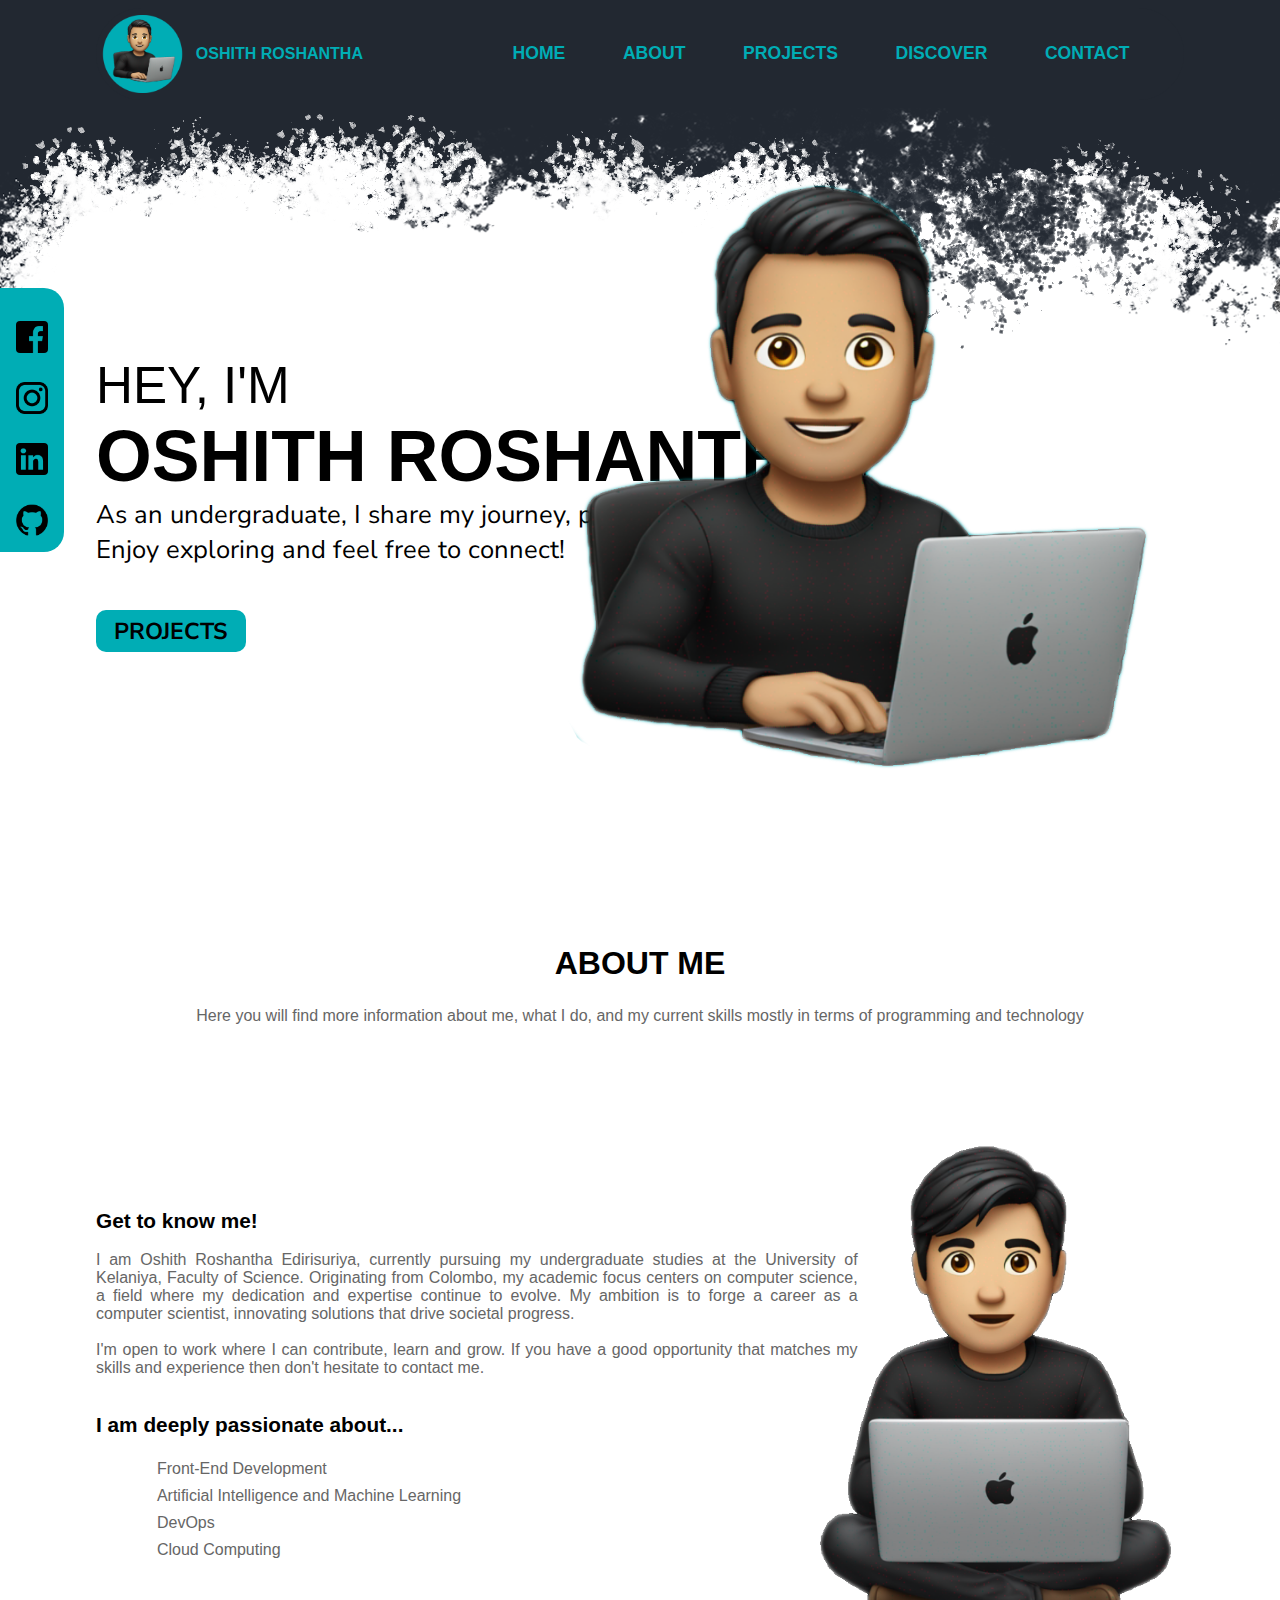
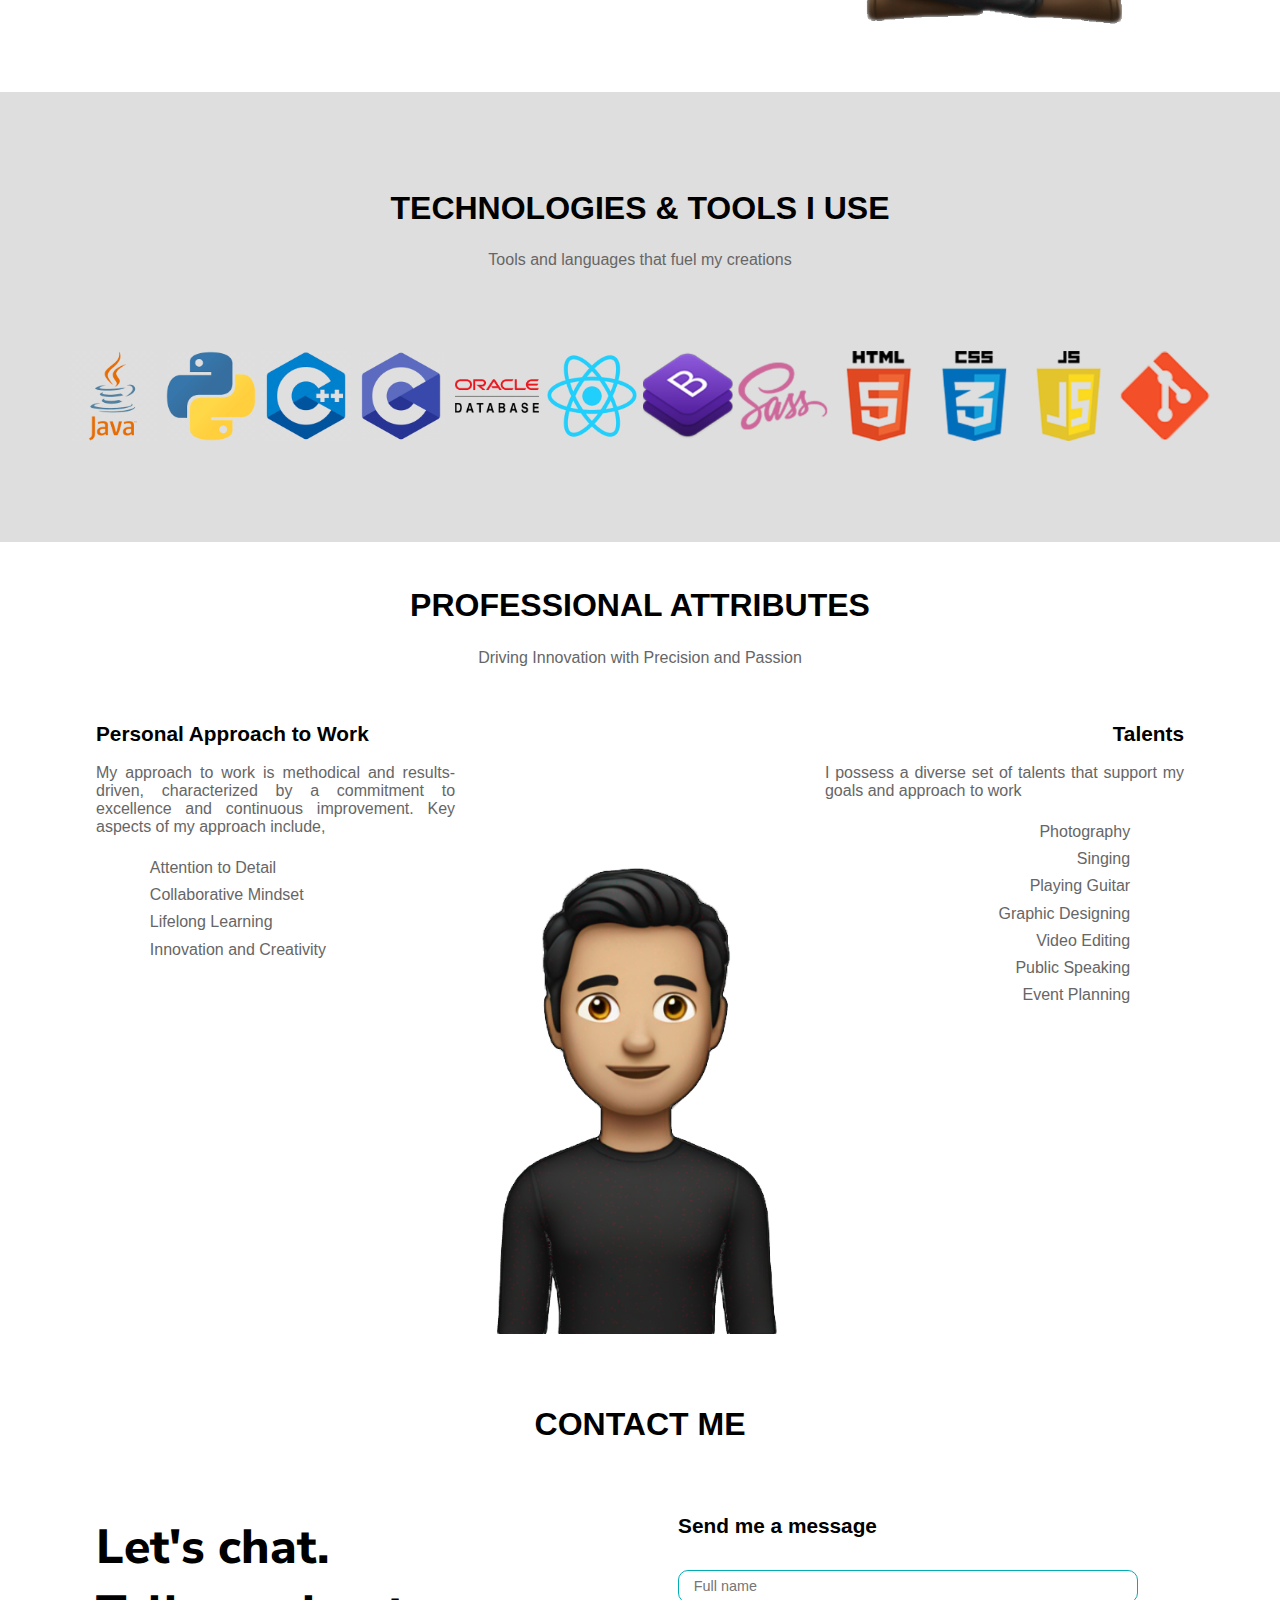
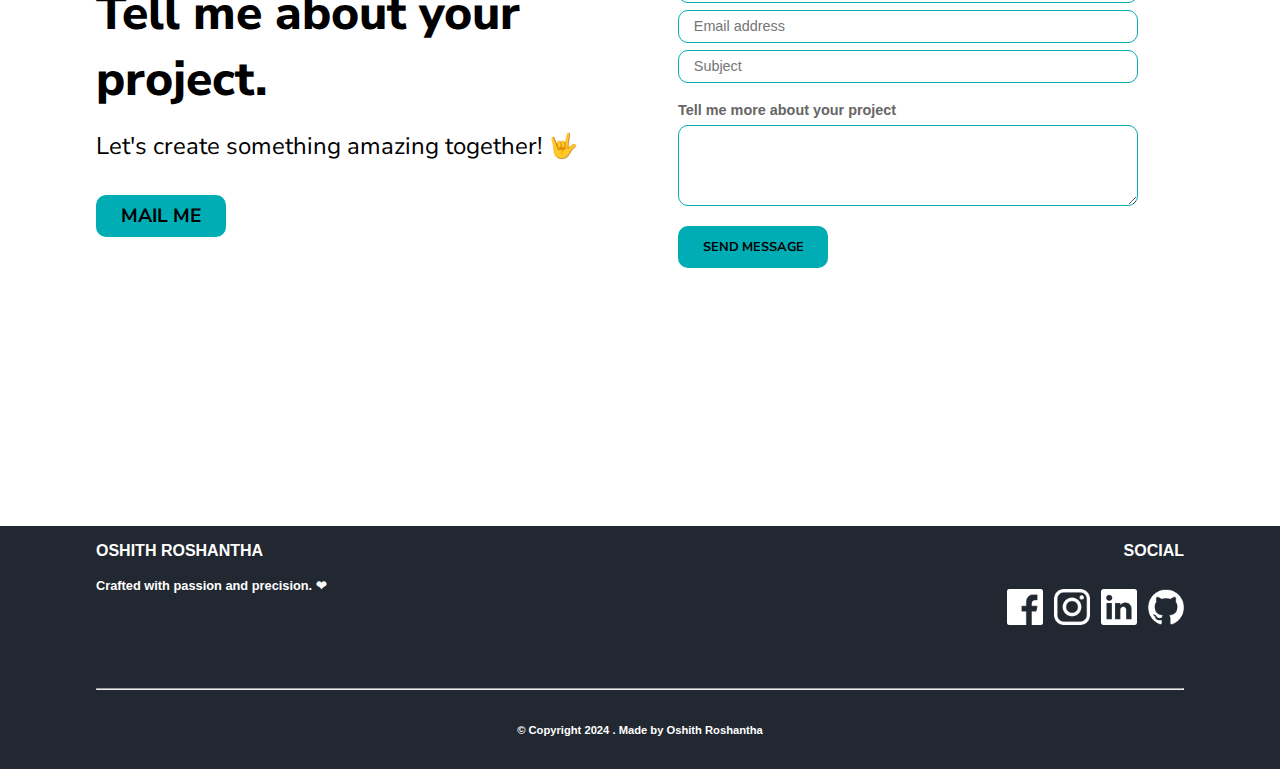
<file: index.html>
<!--
PS/2020/007
EDIRISURIYA O.R
-->
<html>
<head>
    <link rel="preconnect" href="https://fonts.googleapis.com">
    <link rel="preconnect" href="https://fonts.gstatic.com" crossorigin>
    <link href="https://fonts.googleapis.com/css2?family=Nunito+Sans:ital,opsz,wght@0,6..12,200..1000;1,6..12,200..1000&display=swap" rel="stylesheet">
    <link rel="stylesheet" href="./style.css">
    <title>OshithRoshantha - Mindful Thinking, Masterful Coding, Meticulous Designing</title>
    <link rel="icon" href="./Assets/header-img.png" type="image/x-icon">
</head>
<body>
    <div class="masterhead">
        <div class="global-header">
            <div class="header-content">
                <img class="header-img" src="./Assets/header-img.png">
                Oshith Roshantha</div>
            <div class="header-buttons-container">
                <a href="#Home" class="header-button">Home</a>
                <a href="#About" class="header-button">About</a>
                <a href="./Projects.html" class="header-button">Projects</a>
                <a href="#Discover" class="header-button">Discover</a>
                <a href="#Contact" class="header-button">Contact</a>
            </div>
        </div>
    </div>
    <div class="masterhead-hidden"></div>
    <div class="home-container" id="Home">
        <div class="socials-container">
            <a target="_blank" href="https://www.facebook.com/OshithRoshantha"><img href="https://www.facebook.com/OshithRoshantha" class="social-icon" src="./Assets/fb.png"></a>
            <a target="_blank" href="https://www.instagram.com/oshithroshantha"><img class="social-icon" src="./Assets/inster.png"></a>
            <a target="_blank" href="https://www.linkedin.com/in/oshithroshantha2000/"><img class="social-icon" src="./Assets/linkedin.png"></a>
            <a target="_blank" href="https://github.com/OshithRoshantha"><img class="social-icon" src="./Assets/github.png"></a>
        </div>
        <div class="page-container">
            <div class="home-text">
                <div class="home-text-main ">Hey, I'm <span class="animated-text">Oshith Roshantha</span></div>
                <div class="home-text-sub">As an undergraduate, I share my journey, projects, and insights here.<br> Enjoy exploring and feel free to connect!</div>
                <a href="./Projects.html" class="button-1">projects</a>
            </div>
            <img class="main-img" src="./Assets/main-img.png">
        </div>
    </div>
    <div class="about-conatiner" id="About">
        <div class="page-container2">
            <div class="container2-upper">
                <div class="about-text-main">About me</div>
                <div class="about-text-sub">Here you will find more information about me, what I do, and my current skills mostly in terms of programming and technology</div>         
            </div>
            <div class="container2-lower">
                <div class="about-text">  
                    <div class="about-text-main2">Get to know me!</div><br>
                    <div class="about-text-sub2">
                        I am Oshith Roshantha Edirisuriya, currently pursuing my undergraduate studies at the University of Kelaniya, Faculty of Science.
                        Originating from Colombo, my academic focus centers on computer science, a field where my dedication and expertise continue to evolve. 
                        My ambition is to forge a career as a computer scientist, innovating solutions that drive societal progress.<br><br>
                        I'm open to work where I can contribute, learn and grow. 
                        If you have a good opportunity that matches my skills and experience then don't hesitate to contact me.
                    </div><br><br>
                    <div class="about-text-main2">I am deeply passionate about...</div><br>
                    <div class="about-text-sub2">
                        <ul class="about-interests">
                            <li>Front-End Development</li>
                            <li>Artificial Intelligence and Machine Learning</li>
                            <li>DevOps</li>
                            <li>Cloud Computing</li>
                        </ul>
                    </div>
                </div>
                <div class="about-right-space">
                    <img class="about-img" src="./Assets/about-me.png">
                </div>
            </div>      
        </div>
    </div>
    <div class="tech-container">
        <div class="page-container3">
            <div class="tech-text-main">Technologies & tools i use</div>
            <div class="tech-text-sub">Tools and languages that fuel my creations</div><br>
            <div class="tech-icon-container">
                <img class="tech-icon" src="./Assets/java.png">
                <img class="tech-icon" src="./Assets/python.png">
                <img class="tech-icon" src="./Assets/c++.png">
                <img class="tech-icon" src="./Assets/c.png">
                <img class="tech-icon" src="./Assets/dmbs.png">
                <img class="tech-icon" src="./Assets/react.png">
                <img class="tech-icon" src="./Assets/boot.png">
                <img class="tech-icon" src="./Assets/sass.png">
                <img class="tech-icon" src="./Assets/html.png">
                <img class="tech-icon" src="./Assets/css.png">
                <img class="tech-icon" src="./Assets/js.png">
                <img class="tech-icon" src="./Assets/git.png">
            </div>
        </div>
    </div>
    <div class="proff-container" id="Discover">
        <div class="page-container4">
            <div class="container4-upper">
                <div class="proff-text-main">Professional Attributes</div>
                <div class="proff-text-sub">Driving Innovation with Precision and Passion</div>         
            </div>
            <div class="container4-lower">
                <div class="container4-text-1">
                    <div class="proff-text-main2">Personal Approach to Work</div><br>
                    <div class="proff-text-sub2">
                        My approach to work is methodical and results-driven, 
                        characterized by a commitment to excellence and continuous improvement. 
                        Key aspects of my approach include,<br><br>
                        <ul class="proff-approch">
                            <li>Attention to Detail</li>
                            <li>Collaborative Mindset</li>
                            <li>Lifelong Learning </li>
                            <li>Innovation and Creativity</li>
                        </ul>
                    </div>
                </div>
                <div class="container4-img-1">
                    <img class="proff-img" src="./Assets/proffesional-attr.png">
                </div>
                <div class="container4-text-2">
                    <div class="proff-text-main2">Talents</div><br>
                    <div class="proff-text-sub2">I possess a diverse set of talents that support my goals and approach to work<br><br>
                        <ul class="proff-talents">
                            <li>Photography</li>
                            <li>Singing</li>
                            <li>Playing Guitar</li>
                            <li>Graphic Designing</li>
                            <li>Video Editing</li>
                            <li>Public Speaking</li>
                            <li>Event Planning</li>
                        </ul>
                    </div>
                </div>
            </div>
        </div>
    </div>
    <div class="conatct-container" id="Contact">
        <div class="page-container5">
            <div class="container5-upper">
                <div class="contact-text-main">Contact me</div>           
            </div>
            <div class="container5-lower">
                <div class="container5-lower-left">
                    <div class="conatct-lowertext-main">Let's chat.<br>Tell me about your<br> project.</div><br>
                    <div class="contact-lowertext-sub">Let's create something amazing together! 🤟</div>
                    <a href="mailto:oedirisuriya@gmail.com?subject=Collaborate%20on%20an%20Exciting%20New%20Project!" class="button-2">Mail me</a>
                </div>
                <div class="container5-lower-right">
                    <div class="form-container">
                        <div class="form-main-text">Send me a message</div> 
                        <form>
                            <input name="fullname" type="text" placeholder="Full name"><br>
                            <input name="email" type="email" placeholder="Email address"><br>
                            <input name="subject" type="text" placeholder="Subject">
                            <div class="form-text">Tell me more about your project</div>
                            <textarea name="message" rows="4"></textarea>
                            <button type="submit">Send message</button>
                        </form>
                    </div>
                </div>    
            </div>  
        </div>
    </div>
    <div class="global-footer">
        <div class="footer-container">
            <div class="footer-container-top">
                <div class="footer-conatiner-left">
                    <div class="footer-text-main">Oshith Roshantha</div><br>
                    <div class="footer-text-sub">Crafted with passion and precision. &#x2764;</div>
                </div>
                <div class="footer-conatiner-right">
                    <div class="footer-text-main">Social</div><br>
                    <div class="footer-social-container">
                        <a target="_blank" href="https://www.facebook.com/OshithRoshantha"><img class="footer-social-icon" src="./Assets/fb copy.png"></a>
                        <a target="_blank" href="https://www.instagram.com/oshithroshantha"><img class="footer-social-icon" src="./Assets/inster copy.png"></a>
                        <a target="_blank" href="https://www.linkedin.com/in/oshithroshantha2000/"><img class="footer-social-icon" src="./Assets/linkedin copy.png"></a>
                        <a target="_blank" href="https://github.com/OshithRoshantha"><img class="footer-social-icon" src="./Assets/github copy.png"></a>
                    </div>
                </div>
            </div>
            <hr>
            <div class="footer-container-bottom">
                © Copyright 2024 . Made by Oshith Roshantha
            </div>
        </div>
    </div>
</body>
</html>
</file>
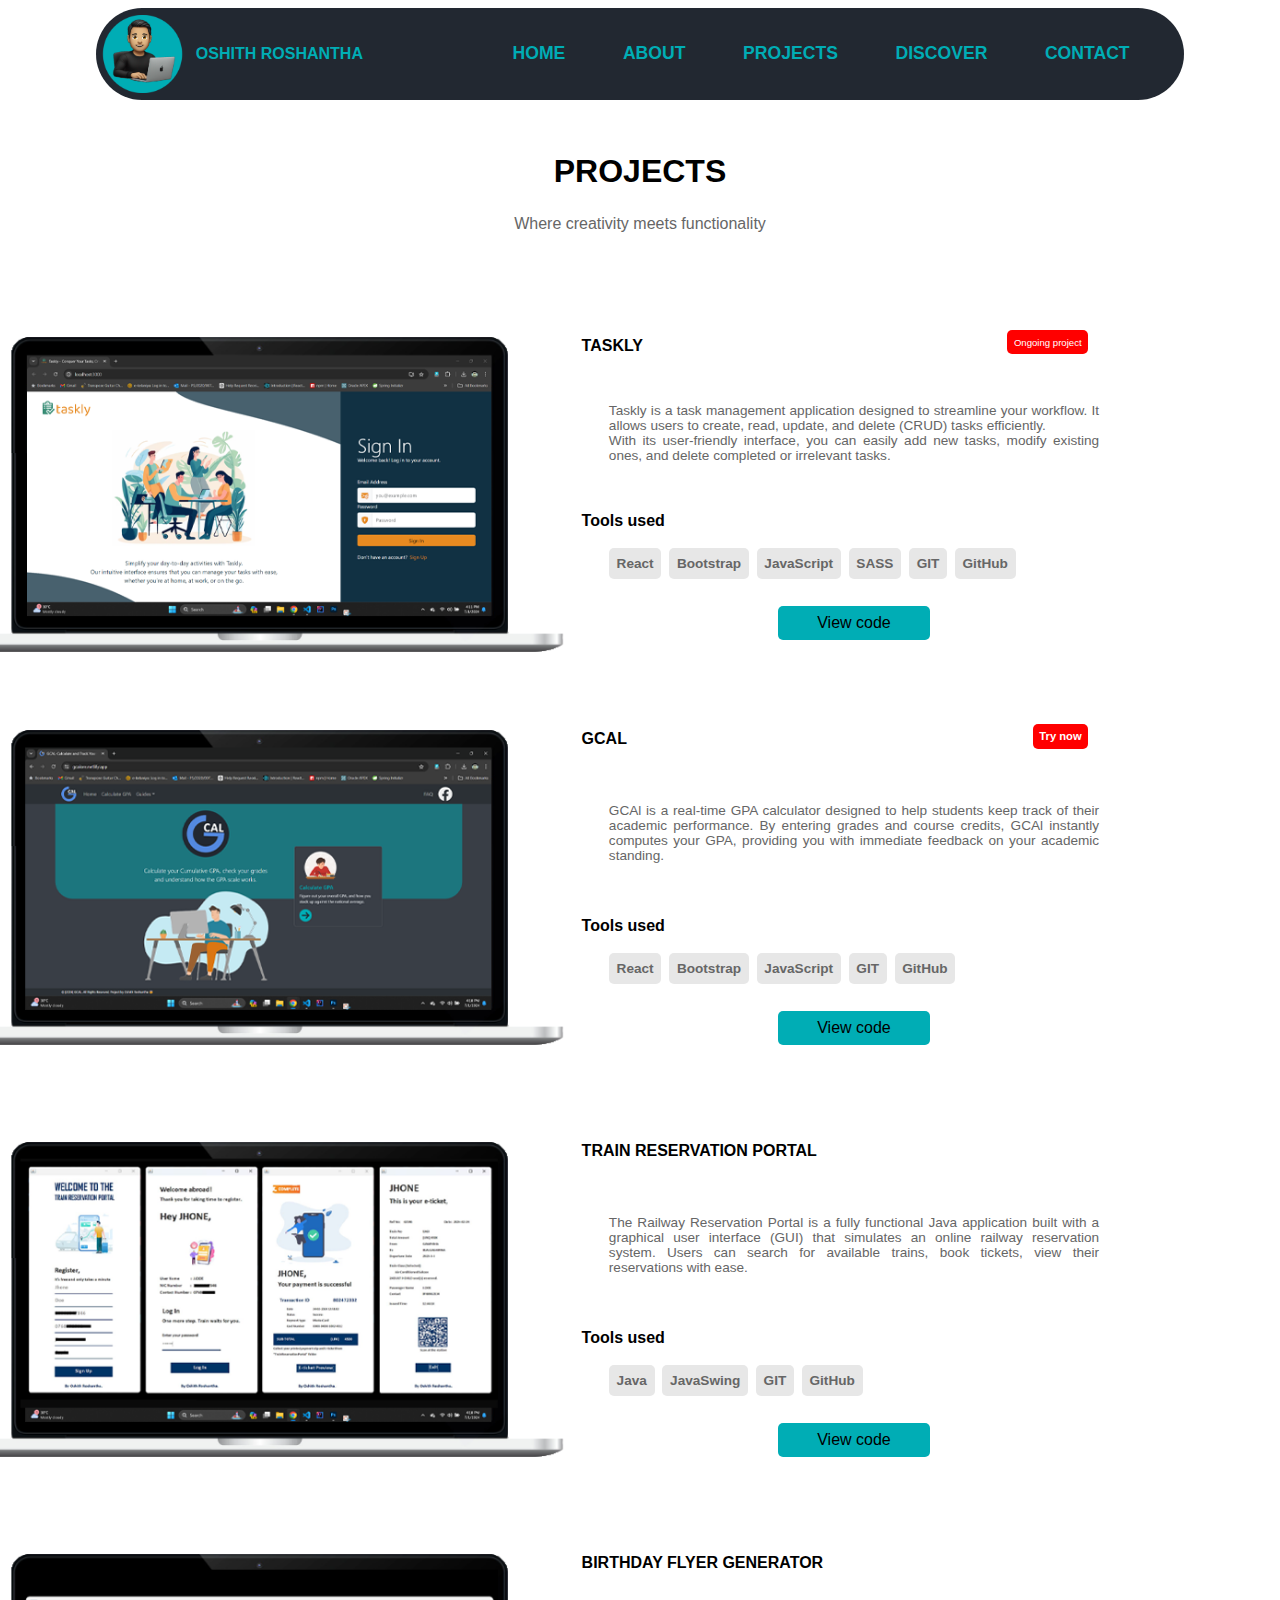
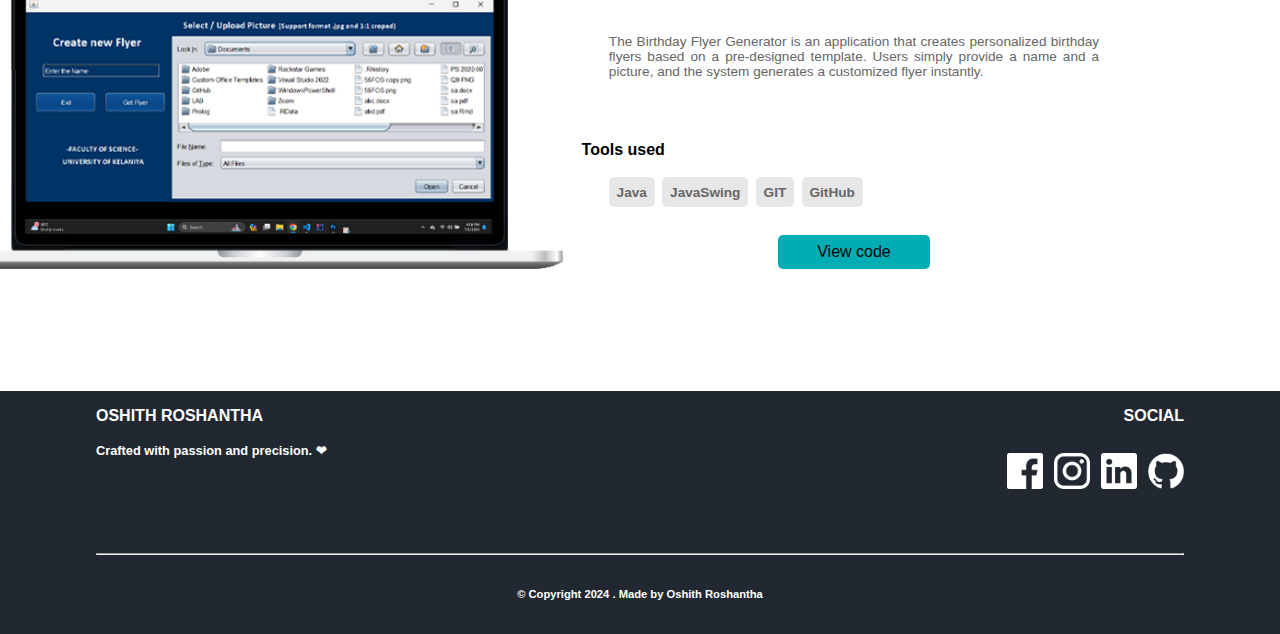
<file: Projects.html>
<!--
PS/2020/007
EDIRISURIYA O.R
-->
<html>
<head>
    <link rel="preconnect" href="https://fonts.googleapis.com">
    <link rel="preconnect" href="https://fonts.gstatic.com" crossorigin>
    <link href="https://fonts.googleapis.com/css2?family=Nunito+Sans:ital,opsz,wght@0,6..12,200..1000;1,6..12,200..1000&display=swap" rel="stylesheet">
    <link rel="stylesheet" href="./style.css">
    <title>OshithRoshantha - Mindful Thinking, Masterful Coding, Meticulous Designing</title>
    <link rel="icon" href="./Assets/header-img.png" type="image/x-icon">
</head>
<body>
    <div class="masterhead">
        <div class="global-header">
            <div class="header-content">
                <img class="header-img" src="./Assets/header-img.png">
                Oshith Roshantha</div>
            <div class="header-buttons-container">
                <a href="./index.html#Home" class="header-button">Home</a>
                <a href="./index.html#About" class="header-button">About</a>
                <a href="./Projects.html" class="header-button">Projects</a>
                <a href="./index.html#Discover" class="header-button">Discover</a>
                <a href="./index.html#Contact" class="header-button">Contact</a>
            </div>
        </div>
    </div>
    <div class="masterhead-hidden masterhead-hidden2"></div>
    <div class="projects-container">
        <div class="page-container6">
            <div class="container6-upper">
                <div class="project-text-main">Projects</div>
                <div class="project-text-sub">Where creativity meets functionality</div>         
            </div>
            <div class="container6-lower">
                <div class="project-card">
                    <div class="currently-working">Ongoing project</div>
                    <div class="card-img">
                        <img class="project-view" src="./Assets/p1.png">
                    </div>
                    <div class="card-description">
                        <span>TASKLY</span>
                        <div class="card-text">
                            Taskly is a task management application designed to streamline your workflow.
                            It allows users to create, read, update, and delete (CRUD) tasks efficiently.
                            <br>With its user-friendly interface, you can easily add new tasks, modify existing ones, 
                            and delete completed or irrelevant tasks. </div>
                        <div class="card-tech"><span>Tools used</span><br><br>
                            <div class="card-tech-container">
                                <div class="tech-card">React</div>
                                <div class="tech-card">Bootstrap</div>
                                <div class="tech-card">JavaScript</div>
                                <div class="tech-card">SASS</div>
                                <div class="tech-card">GIT</div>
                                <div class="tech-card">GitHub</div>
                            </div>
                        </div>
                        <div class="card-btn-container">
                            <a target="_blank" href="https://github.com/OshithRoshantha/taskly-CRUD-app" class="view-code">View code</a>
                        </div>
                    </div>
                </div><br>
                <div class="project-card">
                    <a target="_blank" href="https://gcalore.netlify.app/" class="currently-working try-now">Try now</a>
                    <div class="card-img">
                        <img class="project-view" src="./Assets/p2.png">
                    </div>
                    <div class="card-description">
                        <span>GCAL</span><br>
                        <div class="card-text">
                            GCAl is a real-time GPA calculator designed to help students keep track of their academic performance. 
                            By entering grades and course credits, GCAl instantly computes your GPA, providing you with immediate feedback on your academic standing. 
                             </div>
                        <br><div class="card-tech"><span>Tools used</span><br><br>
                            <div class="card-tech-container">
                                <div class="tech-card">React</div>
                                <div class="tech-card">Bootstrap</div>
                                <div class="tech-card">JavaScript</div>
                                <div class="tech-card">GIT</div>
                                <div class="tech-card">GitHub</div>
                            </div>
                        </div>
                        <div class="card-btn-container">
                            <a target="_blank" href="https://github.com/OshithRoshantha/gcal-react" class="view-code">View code</a>
                        </div>
                    </div>
                </div><br><br>
                <div class="project-card">
                    <div class="card-img">
                        <img class="project-view" src="./Assets/p3.png">
                    </div>
                    <div class="card-description">
                        <span>TRAIN RESERVATION PORTAL</span><br>
                        <div class="card-text">
                            The Railway Reservation Portal is a fully functional Java application built with a graphical user interface (GUI) that simulates an online railway reservation system. 
                            Users can search for available trains, book tickets, view their reservations with ease. 
                            </div>
                            <br><div class="card-tech"><span>Tools used</span><br><br>
                            <div class="card-tech-container">
                                <div class="tech-card">Java</div>
                                <div class="tech-card">JavaSwing</div>
                                <div class="tech-card">GIT</div>
                                <div class="tech-card">GitHub</div>
                            </div>
                        </div>
                        <div class="card-btn-container">
                            <a target="_blank" href="https://github.com/OshithRoshantha/TrainReservationPortal" class="view-code">View code</a>
                        </div>
                    </div>
                </div><br><br>
                <div class="project-card">
                    <div class="card-img">
                        <img class="project-view" src="./Assets/p4.png">
                    </div>
                    <div class="card-description">
                        <span>BIRTHDAY FLYER GENERATOR</span><br>
                        <div class="card-text">
                            The Birthday Flyer Generator is an application that creates personalized birthday flyers based on a pre-designed template. 
                            Users simply provide a name and a picture, and the system generates a customized flyer instantly. 
                            </div>
                            <br><div class="card-tech"><span>Tools used</span><br><br>
                            <div class="card-tech-container">
                                <div class="tech-card">Java</div>
                                <div class="tech-card">JavaSwing</div>
                                <div class="tech-card">GIT</div>
                                <div class="tech-card">GitHub</div>
                            </div>
                        </div>
                        <div class="card-btn-container">
                            <a target="_blank" href="https://github.com/OshithRoshantha/automaticFlyerDesigner" class="view-code">View code</a>
                        </div>
                    </div>
                </div>
        </div>
        </div>
    </div>
    <div class="global-footer">
        <div class="footer-container">
            <div class="footer-container-top">
                <div class="footer-conatiner-left">
                    <div class="footer-text-main">Oshith Roshantha</div><br>
                    <div class="footer-text-sub">Crafted with passion and precision. &#x2764;</div>
                </div>
                <div class="footer-conatiner-right">
                    <div class="footer-text-main">Social</div><br>
                    <div class="footer-social-container">
                        <a target="_blank" href="https://www.facebook.com/OshithRoshantha"><img  class="footer-social-icon" src="./Assets/fb copy.png"></a>
                        <a target="_blank" href="https://www.instagram.com/oshithroshantha"><img class="footer-social-icon" src="./Assets/inster copy.png"></a>
                        <a target="_blank" href="https://www.linkedin.com/in/oshithroshantha2000/"><img class="footer-social-icon" src="./Assets/linkedin copy.png"></a>
                        <a target="_blank" href="https://github.com/OshithRoshantha"><img class="footer-social-icon" src="./Assets/github copy.png"></a>
                    </div>
                </div>
            </div>
            <hr>
            <div class="footer-container-bottom">
                © Copyright 2024 . Made by Oshith Roshantha
            </div>
        </div>
    </div>
</body>
</html>
</file>
<file: style.css>
*{
    padding: 0%;
    margin: 0%;
}
html{
    scroll-behavior: smooth;
}
a{
    text-decoration: none;
    color: #00ADB5;
}
.masterhead{
    width: 100%;
    height: 12vh;
    position: fixed;
    z-index: 9999;
    display: flex;
    justify-content: center;
    align-items: center;
    color: #00ADB5;
}
.masterhead-hidden{
    background-color:#222831;
}
.masterhead-hidden2{
    background-color: transparent;
}
.global-header{
    width: 85%;
    background-color:#222831;
    height: 85%;
    border-radius: 60px;
    display: flex;
}
.header-content,.header-buttons-container{
    height: 100%;
}
.header-content{
    width: 30%;
    font-family: "Roboto", sans-serif;
    text-transform: uppercase;
    font-weight: 600;
    display: flex;
    align-items: center;
    gap: 4%;
    padding-left: 0.5%;
}
.header-img{
    height: 85%;
}
.header-buttons-container{
    width: 70%;
    display: flex;
    justify-content: end;
    align-items: center;
    font-family: "Roboto", sans-serif;
    font-size: 110%;
    gap: 8%;
    padding-right: 5%;
    text-transform: uppercase;
    font-weight: 600;
}
.header-button{
    cursor: pointer;
}
.header-button:hover{
    color: #01f2ff;
}
.socials-container{
    padding: 10px;
    position: absolute;
    left: 0%;
    top: 32%;
    display: flex;
    flex-direction: column;
    border-radius: 0px 20px 20px 0px;
    background-color: #00ADB5;
    animation: slide-in 1s ease-out forwards;
}
@keyframes slide-in {
    from {
        transform: translateX(-100%);
    }
    to {
        transform: translateX(0);
    }
}
.social-icon{
    height: 32px;
    cursor: pointer;
    margin-top: 17px;
    border-radius: 10px;
    padding: 6px;
}
.social-icon:hover{
    background-color: #00dfea;
}
.masterhead-hidden{
    width: 100%;
    height: 12vh; 
}
.global-footer{
    width: 100%;
    height: 27vh;
    display: flex;
    justify-content: center;
    background-color: #222831;
    color: white;
}
.footer-container{
    width: 85%;
    height: 27vh;
    display: flex;
    flex-direction: column;
}
.footer-container-top{
    width: 100%;
    height: 18vh;
    display: flex;;
}
.footer-container-bottom{
    width: 100%;
    height: 9vh;
    display: flex;
    flex-direction: column;
    align-items: center;
    justify-content: center;
    font-family: "Roboto", sans-serif;
    font-size: 70%;
    font-weight: 600;
}
.footer-conatiner-left{
    width: 60%;
    height: 18vh;
    display: flex;
    flex-direction: column;
    padding-top: 1.5%;
}
.footer-conatiner-right{
    width: 40%;
    height:18vh;
    display: flex;
    flex-direction: column;
    align-items: end;
    padding-top: 1.5%;
}
.home-container,.about-conatiner,.tech-container,.proff-container,.conatct-container,.projects-container{
    width: 100%;
    height: 88vh;
    display: flex;
    flex-direction: column;
    align-items: center;
    scroll-margin-top: 12vh;
}
.home-container{
    background-image: url('./Assets/bg.png');
}
.tech-container{
    height: 50vh;
    background-color: #dedede;
}
.projects-container{
    height: auto;
}
.page-container,.page-container2,.page-container3,.page-container4,.page-container5,.page-container6{
    width: 85%;
    height: 88vh;
    display: flex;
    flex-direction: column;
    justify-content: center;
}
.page-container3{
    height: 50vh;
    font-family: "Roboto", sans-serif;
    justify-content: center;
    align-items: center;
    line-height: 330%;
}
.page-container6{
    height: auto;
    width: 95%;
}
.home-text{
    font-size: 320%;
}
.home-text-main{
    font-family: "Roboto", sans-serif;
    text-transform: uppercase;
    font-weight: 500;    
}
.animated-text{
    font-size: 140%;
    font-weight: 700;  
    display: flex;
    overflow: hidden;
    white-space: nowrap;
    animation: typing 3.5s steps(20, end), blink-caret 0.75s step-end infinite;
}
.home-text-sub{
    font-family: "Nunito Sans", sans-serif;
    font-size: 50%;
}
@keyframes typing {
    from {
      width: 0;
    }
    to {
      width: 100%;
    }
}
@keyframes blink-caret {
    from, to {
      border-color: transparent;
    }
    50% {
      border-color: black;
    }
}
button,.button-1,.button-2{
    width: 150px;
    margin-top: 4%;
    padding: 0.5% 0%;
    border-radius: 10px;
    background-color: #00ADB5;
    display: flex;
    justify-content: center;
    font-size: 45%;
    font-weight: 700;
    font-family: "Nunito Sans", sans-serif;
    text-transform: uppercase;
    cursor: pointer;
    color: #000;
}
button:hover,.button-1:hover,.button-2:hover{
    background-color: #00dfea;
}
.button-2{
    padding: 1.5% 0%;
    width: 130px;
    font-size: 120%;
    margin-top: 6%;
}
button{
    padding: 2.5% 0%;
    font-size: 80%;
    font-family: "Nunito Sans", sans-serif;
    text-transform: uppercase;
    border: none;
}
.about-text{
    width: 70%;
    display: flex;
    flex-direction: column;
    justify-content: center;
}
.about-right-space{
    width: 30%;
}
.container2-upper,.container4-upper,.container5-upper,.container6-upper{
    display: flex;
    flex-direction: column;
    justify-content: center;
    align-items: center;
    height: 20vh;
    font-family: "Roboto", sans-serif;
    line-height: 330%;
}
.container2-lower,.container4-lower,.container5-lower{
    height: 68vh;
    display: flex;
    color: #666666;
}
.container5-lower-left,.container5-lower-right{
    height: 68vh;
}
.container6-lower{
    padding: 4% 0% 5% 0%;
    display: flex;
    flex-direction: column;
    align-items: center;
}
.container5-lower-left{
    display: flex;
    flex-direction: column;
    width: 50%;
    justify-content: start;
}
.container5-lower-right{
    width: 50%;
    display: flex;
    justify-content:end;
    align-items: start;
}
.about-text-main,.tech-text-main,.proff-text-main,.contact-text-main,.project-text-main{
    text-transform: uppercase;
    font-weight: 600;
    font-size: 200%;
}
.about-text-sub,.tech-text-sub,.proff-text-sub,.project-text-sub{
    font-size: 100%;
    color: #666666;
}
.about-text-main2,.proff-text-main2{
    font-family: "Roboto", sans-serif;
    font-size: 130%;
    font-weight: 600;
    color: #000;
}
.about-text-sub2,.proff-text-sub2{
    font-family: "Roboto", sans-serif;
    text-align: justify;
    font-size: 100%;
}
.about-right-space{
    display: flex;
    justify-content: end;
    align-items: center;
}
.about-img{
    height: 80%;
    animation: upDown 2s infinite;
}
@keyframes upDown {
    0% {
        transform: translateY(0);
    }
    50% {
        transform: translateY(-20px);
    }
    100% {
        transform: translateY(0);
    }
}
.about-interests,.proff-approch,.proff-talents{
    list-style-type: none;
    padding-left: 8%;
    line-height: 170%;
}
.proff-approch{
    padding-left: 15%;
}
.proff-talents{
    padding-left: 0%;
    text-align: end;
    padding-right: 15%;
}
.tech-icon-container{
    width: 100%;
    height: 25%;
    display: flex;
    justify-content: center;
    align-items: center;
    gap: .5%;
}
.tech-icon{
    height: 80%;
    cursor: pointer;
}
.tech-icon:hover{
    margin-top: -2%;
}
.container4-text-1{
    width: 38%;
    padding-right: 5%;
}
.container4-text-2{
    width: 38%;
    display: flex;
    flex-direction: column;
    align-items: end;
    padding-left: 5%;
}
.container4-img-1{
    width: 24%;
    display: flex;
    justify-content: center;
    align-items: end;
}
.proff-img{
    height: 80%;
}
.conatct-lowertext-main{
    font-family: "Nunito Sans", sans-serif;
    font-weight: 800;
    font-size: 300%;
    color: #000;
}
.contact-lowertext-sub{
    font-family: "Nunito Sans", sans-serif;
    font-size: 150%;
    color: #000;
}
.footer-text-main{
    font-family: "Roboto", sans-serif;
    text-transform: uppercase;
    font-weight: 800;
}
.footer-text-sub{
    font-family: "Roboto", sans-serif;
    font-size: 80%;
    font-weight: 600;
}
.footer-social-container{
    width: 50%;
    height: 35%;
    display: flex;
    justify-content:end;
    align-items: center;
    gap: 5%;
}
.footer-social-icon{
    height: 4vh;
}
.form-container{
    width: 90%;
    display: flex;
    flex-direction: column;
    justify-content: center;
    align-items: start;
    padding: 0% 3% 4.5% 3%;
    border-radius: 12px;
}
form{
    width: 100%;
    margin-top: 5%;
}
input,textarea{
    background-color: white;
    border-radius:10px;
    font-family: "Roboto", sans-serif;
    font-size: 90%;
    padding: 1.5% 3%;
    width: 94%;
    margin-top: 1.5%;
    border: solid 1px #00ADB5;
}
.form-main-text{
    font-family: "Roboto", sans-serif;
    font-size: 130%;
    font-weight: 600;
    color: #000;
}
.form-text{
    font-family: "Roboto", sans-serif;
    font-weight: 600;
    font-size: 90%;
    margin-top: 4%;
}
.project-card{
    width: 70%;
    height: 35vh;
    border-radius: 20px;
    display: flex;
    font-family: "Roboto", sans-serif;
    margin-bottom: 5%;
    margin-left: 10%;
    color: #666666;
}
.currently-working{
    position: absolute;
    background-color: red;
    padding: 0.5%;
    border-radius: 5px;
    color: white;
    right: 15%;
    margin-top: -0.5%;
    font-size: 60%;
}
.try-now{
    cursor: pointer;
    font-size: 70%;
    font-weight: 700;
}
.try-now:hover{
    background-color: rgb(183, 0, 0);
}
.card-img{
    width: 34%;
    height: 100%;
    display: flex;
    justify-content: end;
    align-items: center;
    border-radius: 20px 0px 0px 20px;
}
.card-description{
    height: 100%;
    width: 66%;
    display: flex;
    flex-direction: column;
    padding-left: 2%;
}
.card-text{
    width: 90%;
    height: 50%;
    text-align: justify;
    padding: 0% 5%;
    font-size: 85%;
    display: flex;
    justify-content: center;
    align-items: center;
}
.card-tech-container{
    display: flex;
    gap: 1.5%;
    padding-left: 5%;
}
.tech-card{
    font-size: 85%;
    background-color: #e7e7e7;
    padding: 1.5% 1.5%;
    border-radius: 5px;
    text-align: center;
    font-weight: 600;
}
span{
    font-weight: 600;
    color: #000;

}
.view-code{
    background-color: #00ADB5;
    width: 25%;
    padding: 1.5%;
    border-radius: 5px;
    text-align: center;
    cursor: pointer;
    color: #000;
}
.view-code:hover{
    background-color: #00dfea;
}
.card-btn-container{
    margin-top: 5%;
    display: flex;
    justify-content: center;
}
.project-view{
    height: 100%;
}
.main-img{
    position: absolute;
    height: 80%;
    right: 4%;
    animation: upDown 2s infinite;
}
</file>
